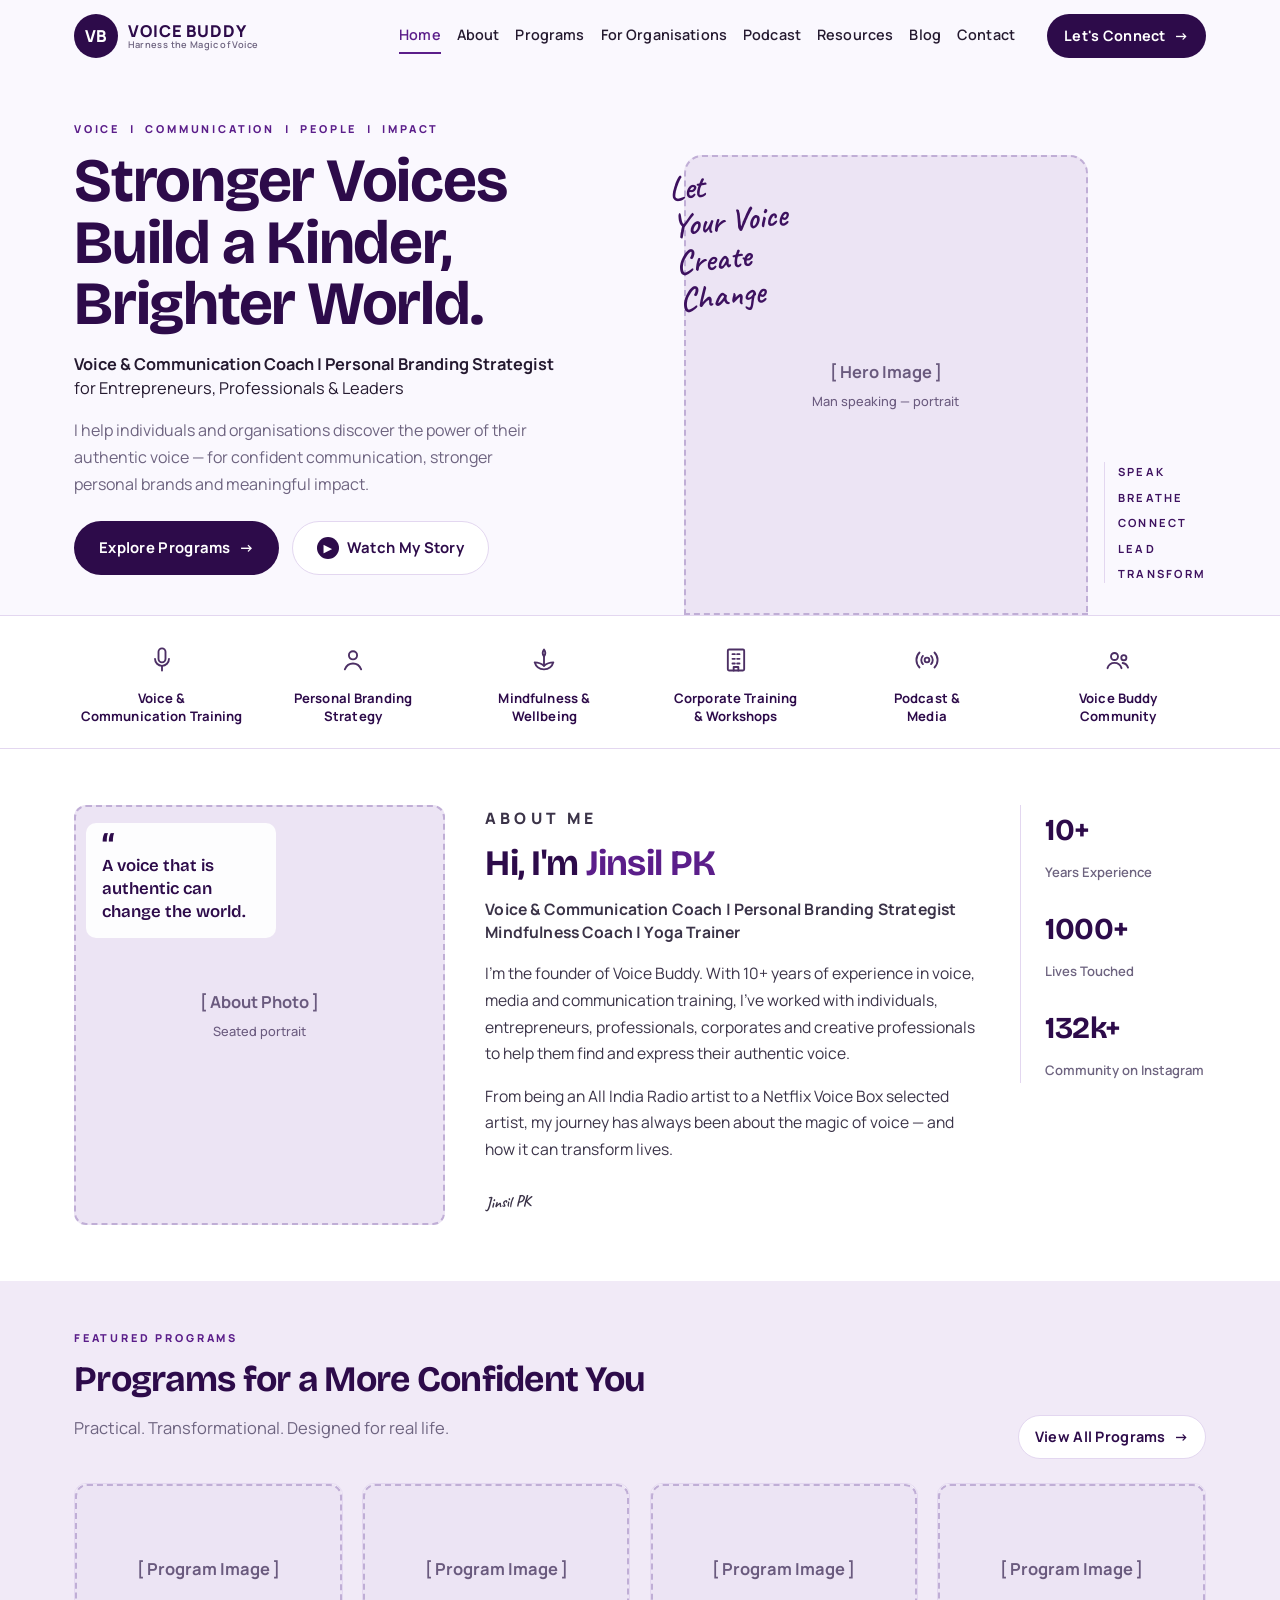
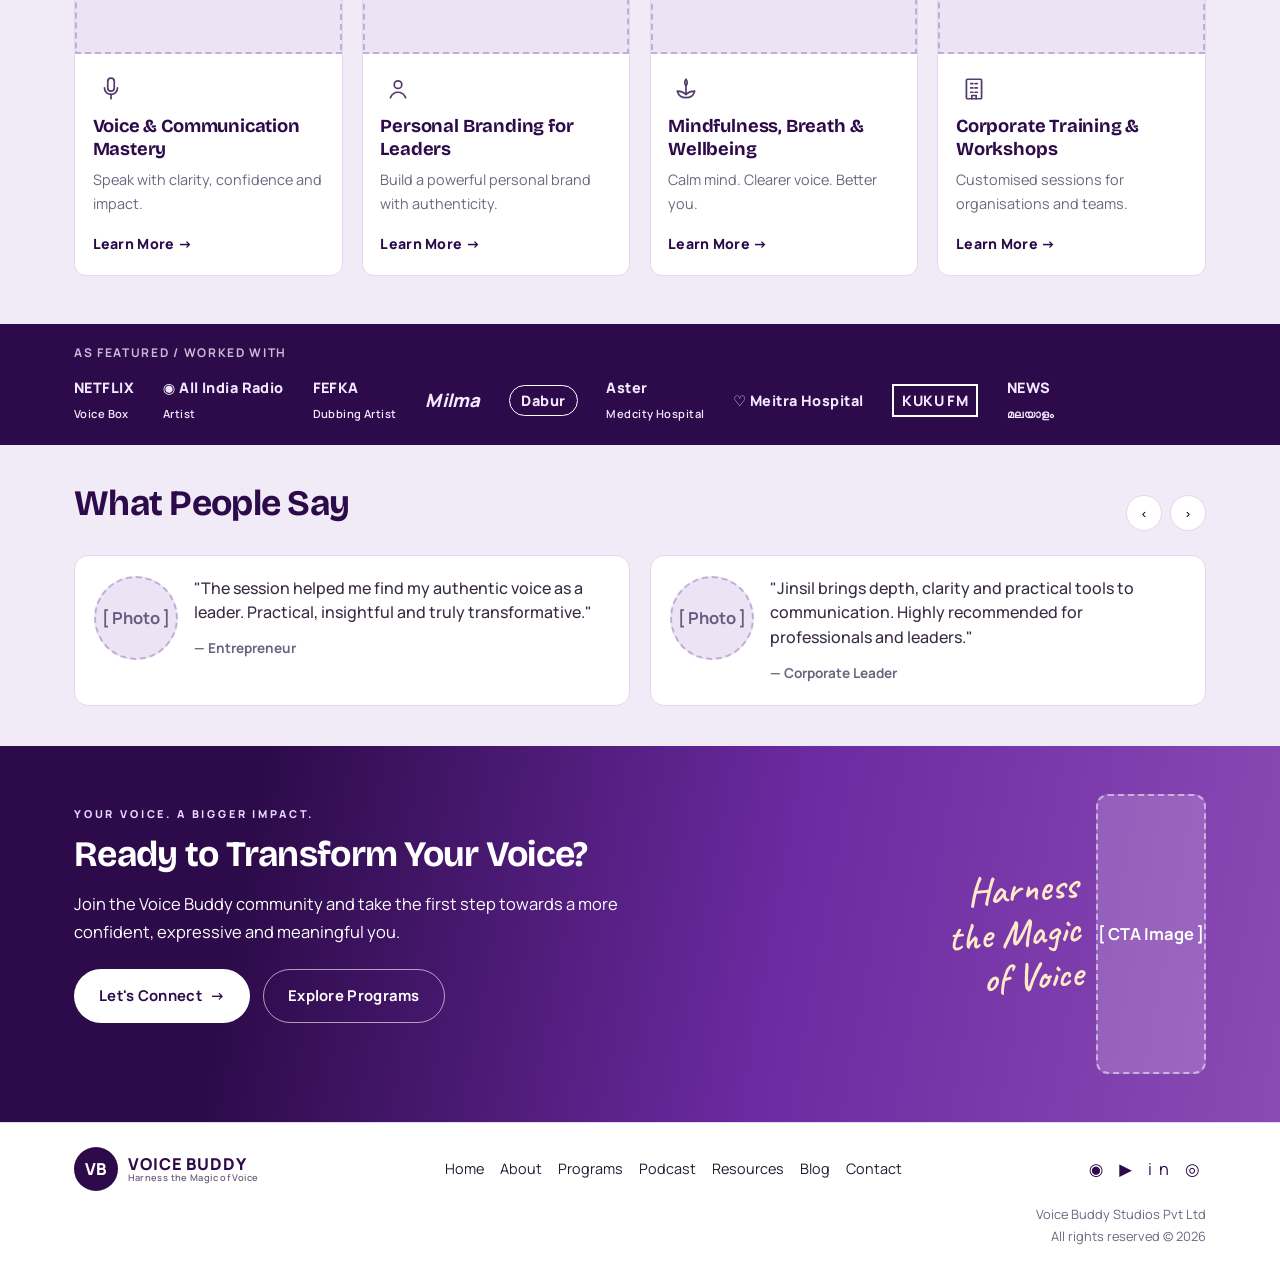
<file: index.html>
<!DOCTYPE html>
<html lang="en">
<head>
  <meta charset="UTF-8" />
  <meta name="viewport" content="width=device-width, initial-scale=1.0" />
  <title>Voice Buddy — Stronger Voices Build a Kinder, Brighter World</title>
  <link rel="stylesheet" href="styles.css" />
  <link rel="preconnect" href="https://fonts.googleapis.com">
  <link rel="preconnect" href="https://fonts.gstatic.com" crossorigin>
  <link href="https://fonts.googleapis.com/css2?family=Bricolage+Grotesque:opsz,wght@12..96,400;12..96,500;12..96,600;12..96,700;12..96,800&family=Manrope:wght@400;500;600;700;800&family=Caveat:wght@400..700&display=swap" rel="stylesheet">
</head>
<body>

  <!-- HEADER -->
  <header class="site-header">
    <div class="container header-inner">
      <a href="#" class="brand">
        <span class="brand-mark">VB</span>
        <span class="brand-text">VOICE BUDDY<small>Harness the Magic of Voice</small></span>
      </a>
      <nav class="main-nav" aria-label="Primary">
        <a href="#" class="active">Home</a>
        <a href="#about">About</a>
        <a href="#programs">Programs</a>
        <a href="#">For Organisations</a>
        <a href="#">Podcast</a>
        <a href="#">Resources</a>
        <a href="#">Blog</a>
        <a href="#">Contact</a>
      </nav>
      <a href="#connect" class="btn btn-primary btn-sm">Let's Connect <span aria-hidden="true">→</span></a>
      <button class="nav-toggle" aria-label="Open menu">☰</button>
    </div>
  </header>

  <!-- HERO -->
  <section class="hero">
    <div class="container hero-grid">
      <div class="hero-copy">
        <p class="eyebrow">VOICE &nbsp;|&nbsp; COMMUNICATION &nbsp;|&nbsp; PEOPLE &nbsp;|&nbsp; IMPACT</p>
        <h1>Stronger Voices<br>Build a Kinder,<br>Brighter World.</h1>
        <p class="hero-sub"><strong>Voice & Communication Coach | Personal Branding Strategist</strong><br>for Entrepreneurs, Professionals & Leaders</p>
        <p class="hero-desc">I help individuals and organisations discover the power of their authentic voice — for confident communication, stronger personal brands and meaningful impact.</p>
        <div class="hero-actions">
          <a href="#programs" class="btn btn-primary">Explore Programs <span aria-hidden="true">→</span></a>
          <a href="#about" class="btn btn-outline"><span class="play">▶</span> Watch My Story</a>
        </div>
      </div>
      <div class="hero-media">
        <span class="script">Let<br>Your Voice<br>Create<br>Change</span>
        <div class="placeholder placeholder-portrait">[ Hero Image ]<small>Man speaking — portrait</small></div>
        <ul class="hero-words">
          <li>SPEAK</li>
          <li>BREATHE</li>
          <li>CONNECT</li>
          <li>LEAD</li>
          <li>TRANSFORM</li>
        </ul>
      </div>
    </div>
  </section>

  <!-- SERVICES STRIP -->
  <section class="services">
    <div class="container services-grid">
      <div class="service"><span class="icon"><svg viewBox="0 0 24 24"><path d="M12 2a3 3 0 0 0-3 3v6a3 3 0 0 0 6 0V5a3 3 0 0 0-3-3Z"/><path d="M6 11a6 6 0 0 0 12 0"/><path d="M12 17v4"/></svg></span><p>Voice &<br>Communication Training</p></div>
      <div class="service"><span class="icon"><svg viewBox="0 0 24 24"><circle cx="12" cy="8" r="3.5"/><path d="M5 20c1.5-3.5 4-5 7-5s5.5 1.5 7 5"/></svg></span><p>Personal Branding<br>Strategy</p></div>
      <div class="service"><span class="icon"><svg viewBox="0 0 24 24"><path d="M12 20c-4 0-7-2.5-8-6 3 0 5.5.8 8 3 2.5-2.2 5-3 8-3-1 3.5-4 6-8 6Z"/><path d="M12 17V9"/><path d="M12 9c-1.5-2-1.5-4 0-6 1.5 2 1.5 4 0 6Z"/></svg></span><p>Mindfulness &<br>Wellbeing</p></div>
      <div class="service"><span class="icon"><svg viewBox="0 0 24 24"><rect x="5" y="3" width="14" height="18" rx="1"/><path d="M9 7h2M13 7h2M9 11h2M13 11h2M9 15h2M13 15h2"/><path d="M10 21v-3h4v3"/></svg></span><p>Corporate Training<br>& Workshops</p></div>
      <div class="service"><span class="icon"><svg viewBox="0 0 24 24"><circle cx="12" cy="12" r="2"/><path d="M8.5 8.5a5 5 0 0 0 0 7M15.5 8.5a5 5 0 0 1 0 7M5.6 5.6a9 9 0 0 0 0 12.8M18.4 5.6a9 9 0 0 1 0 12.8"/></svg></span><p>Podcast &<br>Media</p></div>
      <div class="service"><span class="icon"><svg viewBox="0 0 24 24"><circle cx="9" cy="9" r="3"/><path d="M3 19c1-3 3.5-4.5 6-4.5s5 1.5 6 4.5"/><circle cx="17" cy="10" r="2.2"/><path d="M16 14.6c2.2.3 3.8 1.6 4.6 3.9"/></svg></span><p>Voice Buddy<br>Community</p></div>
    </div>
  </section>

  <!-- ABOUT -->
  <section id="about" class="about">
    <div class="container about-grid">
      <div class="about-photo">
        <div class="placeholder placeholder-about">[ About Photo ]<small>Seated portrait</small></div>
        <blockquote class="about-quote"><span>“</span>A voice that is authentic can change the world.</blockquote>
      </div>
      <div class="about-copy">
        <p class="eyebrow">ABOUT ME</p>
        <h2>Hi, I'm <span class="accent">Jinsil PK</span></h2>
        <p class="role">Voice & Communication Coach | Personal Branding Strategist<br>Mindfulness Coach | Yoga Trainer</p>
        <p>I'm the founder of Voice Buddy. With 10+ years of experience in voice, media and communication training, I've worked with individuals, entrepreneurs, professionals, corporates and creative professionals to help them find and express their authentic voice.</p>
        <p>From being an All India Radio artist to a Netflix Voice Box selected artist, my journey has always been about the magic of voice — and how it can transform lives.</p>
        <p class="signature">Jinsil PK</p>
      </div>
      <div class="about-stats">
        <div class="stat"><strong>10+</strong><span>Years Experience</span></div>
        <div class="stat"><strong>1000+</strong><span>Lives Touched</span></div>
        <div class="stat"><strong>132k+</strong><span>Community on Instagram</span></div>
      </div>
    </div>
  </section>

  <!-- PROGRAMS -->
  <section id="programs" class="programs">
    <div class="container">
      <div class="section-head">
        <div>
          <p class="eyebrow">FEATURED PROGRAMS</p>
          <h2>Programs for a More Confident You</h2>
          <p class="muted">Practical. Transformational. Designed for real life.</p>
        </div>
        <a href="#" class="btn btn-outline btn-sm">View All Programs <span aria-hidden="true">→</span></a>
      </div>
      <div class="cards">
        <article class="card">
          <div class="placeholder placeholder-card">[ Program Image ]</div>
          <div class="card-body">
            <span class="icon"><svg viewBox="0 0 24 24"><path d="M12 2a3 3 0 0 0-3 3v6a3 3 0 0 0 6 0V5a3 3 0 0 0-3-3Z"/><path d="M6 11a6 6 0 0 0 12 0"/><path d="M12 17v4"/></svg></span>
            <h3>Voice & Communication Mastery</h3>
            <p>Speak with clarity, confidence and impact.</p>
            <a href="#" class="learn">Learn More <span aria-hidden="true">→</span></a>
          </div>
        </article>
        <article class="card">
          <div class="placeholder placeholder-card">[ Program Image ]</div>
          <div class="card-body">
            <span class="icon"><svg viewBox="0 0 24 24"><circle cx="12" cy="8" r="3.5"/><path d="M5 20c1.5-3.5 4-5 7-5s5.5 1.5 7 5"/></svg></span>
            <h3>Personal Branding for Leaders</h3>
            <p>Build a powerful personal brand with authenticity.</p>
            <a href="#" class="learn">Learn More <span aria-hidden="true">→</span></a>
          </div>
        </article>
        <article class="card">
          <div class="placeholder placeholder-card">[ Program Image ]</div>
          <div class="card-body">
            <span class="icon"><svg viewBox="0 0 24 24"><path d="M12 20c-4 0-7-2.5-8-6 3 0 5.5.8 8 3 2.5-2.2 5-3 8-3-1 3.5-4 6-8 6Z"/><path d="M12 17V9"/><path d="M12 9c-1.5-2-1.5-4 0-6 1.5 2 1.5 4 0 6Z"/></svg></span>
            <h3>Mindfulness, Breath & Wellbeing</h3>
            <p>Calm mind. Clearer voice. Better you.</p>
            <a href="#" class="learn">Learn More <span aria-hidden="true">→</span></a>
          </div>
        </article>
        <article class="card">
          <div class="placeholder placeholder-card">[ Program Image ]</div>
          <div class="card-body">
            <span class="icon"><svg viewBox="0 0 24 24"><rect x="5" y="3" width="14" height="18" rx="1"/><path d="M9 7h2M13 7h2M9 11h2M13 11h2M9 15h2M13 15h2"/><path d="M10 21v-3h4v3"/></svg></span>
            <h3>Corporate Training & Workshops</h3>
            <p>Customised sessions for organisations and teams.</p>
            <a href="#" class="learn">Learn More <span aria-hidden="true">→</span></a>
          </div>
        </article>
      </div>
    </div>
  </section>

  <!-- LOGOS -->
  <section class="logos">
    <div class="container">
      <p class="logos-title">As Featured / Worked With</p>
      <div class="logos-row">
        <span>NETFLIX<br><small>Voice Box</small></span>
        <span>◉ All India Radio<br><small>Artist</small></span>
        <span>FEFKA<br><small>Dubbing Artist</small></span>
        <span class="logo-script">Milma</span>
        <span class="logo-pill">Dabur</span>
        <span>Aster<br><small>Medcity Hospital</small></span>
        <span>♡ Meitra Hospital</span>
        <span class="logo-box">KUKU FM</span>
        <span>NEWS<br><small>മലയാളം</small></span>
      </div>
    </div>
  </section>

  <!-- TESTIMONIALS -->
  <section class="testimonials">
    <div class="container">
      <div class="section-head">
        <h2>What People Say</h2>
        <div class="arrows"><button aria-label="Previous">‹</button><button aria-label="Next">›</button></div>
      </div>
      <div class="testi-grid">
        <article class="testi">
          <div class="placeholder avatar">[ Photo ]</div>
          <div>
            <p>"The session helped me find my authentic voice as a leader. Practical, insightful and truly transformative."</p>
            <cite>— Entrepreneur</cite>
          </div>
        </article>
        <article class="testi">
          <div class="placeholder avatar">[ Photo ]</div>
          <div>
            <p>"Jinsil brings depth, clarity and practical tools to communication. Highly recommended for professionals and leaders."</p>
            <cite>— Corporate Leader</cite>
          </div>
        </article>
      </div>
    </div>
  </section>

  <!-- CTA -->
  <section id="connect" class="cta">
    <div class="container cta-grid">
      <div>
        <p class="eyebrow light">YOUR VOICE. A BIGGER IMPACT.</p>
        <h2>Ready to Transform Your Voice?</h2>
        <p>Join the Voice Buddy community and take the first step towards a more confident, expressive and meaningful you.</p>
        <div class="hero-actions">
          <a href="#" class="btn btn-light">Let's Connect <span aria-hidden="true">→</span></a>
          <a href="#programs" class="btn btn-ghost">Explore Programs</a>
        </div>
      </div>
      <div class="cta-media">
        <span class="script light-script">Harness<br>the Magic<br>of Voice</span>
        <div class="placeholder placeholder-cta">[ CTA Image ]</div>
      </div>
    </div>
  </section>

  <!-- FOOTER -->
  <footer class="footer">
    <div class="container footer-grid">
      <a href="#" class="brand">
        <span class="brand-mark">VB</span>
        <span class="brand-text">VOICE BUDDY<small>Harness the Magic of Voice</small></span>
      </a>
      <nav class="footer-nav">
        <a href="#">Home</a><a href="#about">About</a><a href="#programs">Programs</a><a href="#">Podcast</a><a href="#">Resources</a><a href="#">Blog</a><a href="#">Contact</a>
      </nav>
      <div class="social">◉ ▶ in ◎</div>
    </div>
    <div class="container footer-bottom">
      <p>Voice Buddy Studios Pvt Ltd<br>All rights reserved © 2026</p>
    </div>
  </footer>

  <script>
    document.querySelector('.nav-toggle').addEventListener('click', () =>
      document.querySelector('.main-nav').classList.toggle('open'));
  </script>
</body>
</html>
</file>
<file: styles.css>
:root{
  --plum:#2d0b4a;
  --plum-2:#3d115f;
  --plum-3:#5b1e8a;
  --bg:#faf8fe;
  --bg-tint:#f1eaf7;
  --surface:#ffffff;
  --ink:#251a30;
  --muted:#6e6480;
  --line:#e3d7f0;
  --gold:#c9a24a;
  --radius:14px;
  --font-display:"Bricolage Grotesque","Manrope",system-ui,sans-serif;
  --font-sans:"Manrope",system-ui,-apple-system,"Segoe UI",Roboto,sans-serif;
  --font-script:"Caveat",cursive;
  --font-signature:"Caveat",cursive;
}
*{box-sizing:border-box}
html{-webkit-font-smoothing:antialiased;text-rendering:optimizeLegibility}
body{margin:0;font-family:var(--font-sans);color:var(--ink);background:var(--bg);line-height:1.7;font-size:16.5px}
h1,h2,h3{font-family:var(--font-display);font-optical-sizing:auto;line-height:1.04;margin:0 0 .6rem;color:var(--plum);letter-spacing:-.02em;font-weight:600}
h1{font-size:clamp(2.6rem,4.8vw,4.1rem);font-weight:700;line-height:1.0}
h1 em,.accent{font-style:normal;font-weight:700;color:var(--plum-3)}
h2{font-size:clamp(1.75rem,2.8vw,2.4rem);font-weight:700}
.container{max-width:1180px;margin:0 auto;padding:0 24px}
.eyebrow{font-family:var(--font-sans);letter-spacing:.26em;font-size:.68rem;font-weight:800;color:var(--plum-3);text-transform:uppercase;margin:0 0 .8rem}
.eyebrow.light{color:#e9d6ff}
.muted{color:var(--muted)}
.script{font-family:var(--font-script);font-weight:600;font-size:2.1rem;line-height:1.1;color:var(--plum-2);transform:rotate(-6deg)}

/* Buttons */
.btn{display:inline-flex;align-items:center;gap:.5rem;padding:.85rem 1.5rem;border-radius:999px;font-family:var(--font-sans);font-weight:700;font-size:.93rem;letter-spacing:.02em;text-decoration:none;border:1px solid transparent;cursor:pointer}
.btn-primary{background:var(--plum);color:#fff}
.btn-primary:hover{background:var(--plum-3)}
.btn-outline{background:var(--surface);border-color:var(--line);color:var(--plum)}
.btn-sm{padding:.55rem 1rem;font-size:.9rem}
.btn-light{background:var(--surface);color:var(--plum)}
.btn-ghost{border-color:rgba(255,255,255,.6);color:#fff}
.play{width:22px;height:22px;display:inline-grid;place-items:center;background:var(--plum);color:#fff;border-radius:50%;font-size:.7rem}

/* Placeholders */
.placeholder{background:#ece4f4;border:2px dashed #c0aed6;color:#6a5a7e;display:flex;flex-direction:column;align-items:center;justify-content:center;gap:.3rem;font-family:var(--font-sans);font-weight:700;text-align:center;border-radius:12px;min-height:120px}
.placeholder small{font-weight:500;font-size:.8rem}
.placeholder-portrait{min-height:460px;border-radius:18px 18px 0 0}
.placeholder-about{min-height:420px}
.placeholder-card{min-height:170px;border-radius:12px 12px 0 0}
.placeholder-cta{min-height:280px;background:rgba(255,255,255,.18);border-color:rgba(255,255,255,.5);color:#fff}
.avatar{width:84px;height:84px;border-radius:50%;min-height:0;flex-shrink:0}

/* Header + Hero — seamless, same background, no divider */
.site-header{position:sticky;top:0;background:var(--bg);z-index:20}
.header-inner{display:flex;align-items:center;gap:1.5rem;padding-top:14px;padding-bottom:14px}
.brand{display:flex;align-items:center;gap:.6rem;text-decoration:none;color:var(--plum)}
.brand-mark{width:44px;height:44px;border-radius:50%;background:var(--plum);color:#fff;display:grid;place-items:center;font-weight:800}
.brand-text{font-family:var(--font-sans);font-weight:800;letter-spacing:.06em;line-height:1;font-size:1.02rem}
.brand-text small{display:block;font-family:var(--font-sans);font-size:.58rem;font-weight:600;letter-spacing:.04em;color:var(--muted)}
.main-nav{display:flex;gap:1rem;margin-left:auto;flex-wrap:wrap}
.main-nav a{text-decoration:none;color:var(--ink);font-family:var(--font-sans);font-size:.9rem;font-weight:600;letter-spacing:.01em;padding:.3rem 0;border-bottom:2px solid transparent}
.main-nav a.active,.main-nav a:hover{color:var(--plum-3);border-color:var(--plum-3)}
.header-inner .btn{margin-left:.5rem}
.nav-toggle{display:none;margin-left:auto;background:none;border:1px solid var(--line);border-radius:8px;padding:.4rem .6rem}

/* Hero */
.hero{background:var(--bg);overflow:hidden}
.hero-grid{display:grid;grid-template-columns:1.05fr .95fr;gap:2rem;align-items:end;padding-top:3rem}
.hero-sub{margin:1rem 0 .4rem;font-size:1.02rem;line-height:1.5}
.hero-desc{color:var(--muted);max-width:46ch;font-size:1rem}
.hero-actions{display:flex;gap:.8rem;margin:1.4rem 0 2.5rem;flex-wrap:wrap}
.hero-media{position:relative;display:flex;gap:1rem;align-items:flex-end}
.hero-media .placeholder{flex:1}
.hero-media .script{position:absolute;left:-10px;top:10px;z-index:2}
.hero-words{list-style:none;margin:0 0 2rem;padding:0 0 0 .8rem;border-left:1px solid var(--line);font-family:var(--font-sans);font-size:.7rem;font-weight:700;letter-spacing:.2em;color:var(--plum-2);display:grid;gap:.4rem}

/* Services */
.services{border-top:1px solid var(--line);border-bottom:1px solid var(--line);background:var(--surface)}
.services-grid{display:grid;grid-template-columns:repeat(6,1fr);gap:1rem;padding-top:1.4rem;padding-bottom:1.4rem;text-align:center}
.service{display:flex;flex-direction:column;align-items:center;gap:.5rem}
.service .icon{width:44px;height:44px;display:grid;place-items:center;color:var(--plum);opacity:.85}
.service .icon svg{width:28px;height:28px;stroke:currentColor;fill:none;stroke-width:1.6;stroke-linecap:round;stroke-linejoin:round}
.service p{font-family:var(--font-sans);font-size:.82rem;margin:0;color:var(--plum);font-weight:700;line-height:1.35;letter-spacing:.01em}
.card-body .icon{width:36px;height:36px;display:grid;place-items:center;color:var(--plum);opacity:.8}
.card-body .icon svg{width:26px;height:26px;stroke:currentColor;fill:none;stroke-width:1.6;stroke-linecap:round;stroke-linejoin:round}

/* About */
.about{padding:3.5rem 0;background:var(--surface)}
.about-grid{display:grid;grid-template-columns:.9fr 1.2fr .45fr;gap:2.5rem;align-items:start}
.about-photo{position:relative}
.about-quote{position:absolute;left:12px;top:18px;max-width:190px;background:rgba(255,255,255,.92);border-radius:10px;padding:.9rem 1rem;margin:0;font-family:var(--font-display);font-weight:600;font-size:1.05rem;line-height:1.35;color:var(--plum)}
.about-quote span{font-size:2.2rem;line-height:.5;display:block;font-style:normal}
.role{font-family:var(--font-sans);font-weight:700;font-size:.9rem;letter-spacing:.01em;line-height:1.5}
.about-copy p{color:#3b3348;font-size:.98rem}
.signature{font-family:var(--font-signature);font-weight:700;font-size:2.6rem;line-height:1.1;color:var(--plum-2);transform:rotate(-4deg);margin-top:.4rem}
.about-stats{border-left:1px solid var(--line);padding-left:1.5rem;display:grid;gap:1.2rem}
.stat strong{display:block;font-family:var(--font-display);font-optical-sizing:auto;font-weight:700;font-size:1.9rem;letter-spacing:-.02em;color:var(--plum)}
.stat span{font-family:var(--font-sans);font-size:.82rem;font-weight:600;color:var(--muted)}

/* Programs */
.programs{padding:3rem 0;background:var(--bg-tint)}
.section-head{display:flex;align-items:end;justify-content:space-between;gap:1rem;margin-bottom:1.5rem}
.cards{display:grid;grid-template-columns:repeat(4,1fr);gap:1.2rem}
.card{background:var(--surface);border:1px solid var(--line);border-radius:12px;overflow:hidden;display:flex;flex-direction:column}
.card-body{padding:1.1rem}
.card-body h3{font-family:var(--font-display);font-optical-sizing:auto;font-size:1.15rem;font-weight:700;line-height:1.2;letter-spacing:-.01em;margin:.5rem 0}
.card-body p{font-family:var(--font-sans);font-size:.9rem;color:var(--muted);margin:0 0 .8rem}
.learn{color:var(--plum);font-family:var(--font-sans);font-weight:800;text-decoration:none;font-size:.88rem;letter-spacing:.02em}

/* Logos */
.logos{background:var(--plum);color:#f3e8ff;padding:1.2rem 0}
.logos-title{font-family:var(--font-sans);font-size:.75rem;font-weight:700;letter-spacing:.14em;text-transform:uppercase;opacity:.8;margin:0 0 .8rem}
.logos-row{display:flex;gap:1.8rem;align-items:center;flex-wrap:wrap;font-family:var(--font-sans);font-weight:800;font-size:.9rem;letter-spacing:.03em}
.logos-row small{font-weight:600;font-size:.7rem}
.logo-script{font-family:var(--font-sans);font-style:italic;font-weight:800;font-size:1.15rem;letter-spacing:.01em}
.logo-pill{border:1px solid #fff;border-radius:999px;padding:.15rem .7rem}
.logo-box{border:2px solid #fff;padding:.15rem .5rem}

/* Testimonials */
.testimonials{padding:2.5rem 0;background:var(--bg-tint)}
.arrows{display:flex;gap:.5rem}
.arrows button{width:36px;height:36px;border-radius:50%;border:1px solid var(--line);background:var(--surface);cursor:pointer}
.testi-grid{display:grid;grid-template-columns:1fr 1fr;gap:1.2rem}
.testi{border:1px solid var(--line);border-radius:14px;padding:1.2rem;display:flex;gap:1rem;background:var(--surface)}
.testi p{margin:0 0 .5rem;font-family:var(--font-sans);font-weight:500;font-size:1rem;line-height:1.55;color:#3a2b45}
.testi cite{font-family:var(--font-sans);font-style:normal;font-weight:700;color:var(--muted);font-size:.85rem}

/* CTA */
.cta{background:linear-gradient(100deg,#2d0b4a 20%,#6b2aa0 60%,#8a4bb5 100%);color:#fff;padding:3rem 0}
.cta h2{color:#fff}
.cta-grid{display:grid;grid-template-columns:1.1fr .9fr;gap:2rem;align-items:center}
.light-script{font-family:var(--font-script);color:#ffe9c9;font-weight:600;font-size:2.4rem;line-height:1.15;text-align:right;transform:rotate(-4deg)}
.cta-media{display:flex;gap:1rem;align-items:center;justify-content:flex-end}

/* Footer */
.footer{background:var(--surface);border-top:1px solid var(--line);padding:1.5rem 0 1rem}
.footer-grid{display:flex;align-items:center;gap:2rem;flex-wrap:wrap}
.footer-nav{display:flex;gap:1rem;flex-wrap:wrap;margin:0 auto}
.footer-nav a{text-decoration:none;color:var(--ink);font-size:.9rem}
.social{letter-spacing:.4em;color:var(--plum)}
.footer-bottom{color:var(--muted);font-size:.8rem;text-align:right}

/* Responsive */
@media (max-width:960px){
  .main-nav{display:none;position:absolute;top:100%;left:0;right:0;background:var(--bg);padding:1rem 24px;flex-direction:column;border-bottom:1px solid var(--line)}
  .main-nav.open{display:flex}
  .nav-toggle{display:block}
  .header-inner .btn{margin-left:0}
  .hero-grid,.about-grid,.cta-grid{grid-template-columns:1fr}
  .services-grid{grid-template-columns:repeat(3,1fr)}
  .cards{grid-template-columns:repeat(2,1fr)}
  .testi-grid{grid-template-columns:1fr}
  .about-stats{border-left:0;border-top:1px solid var(--line);padding:1.5rem 0 0;grid-template-columns:repeat(3,1fr)}
  .hero-media .script{left:10px}
  .cta-media{justify-content:flex-start}
  .footer-bottom{text-align:left}
}
@media (max-width:600px){
  .services-grid{grid-template-columns:repeat(2,1fr)}
  .cards{grid-template-columns:1fr}
  .section-head{flex-direction:column;align-items:start}
  .hero-words{display:none}
  .placeholder-portrait{min-height:300px}
}
</file>
